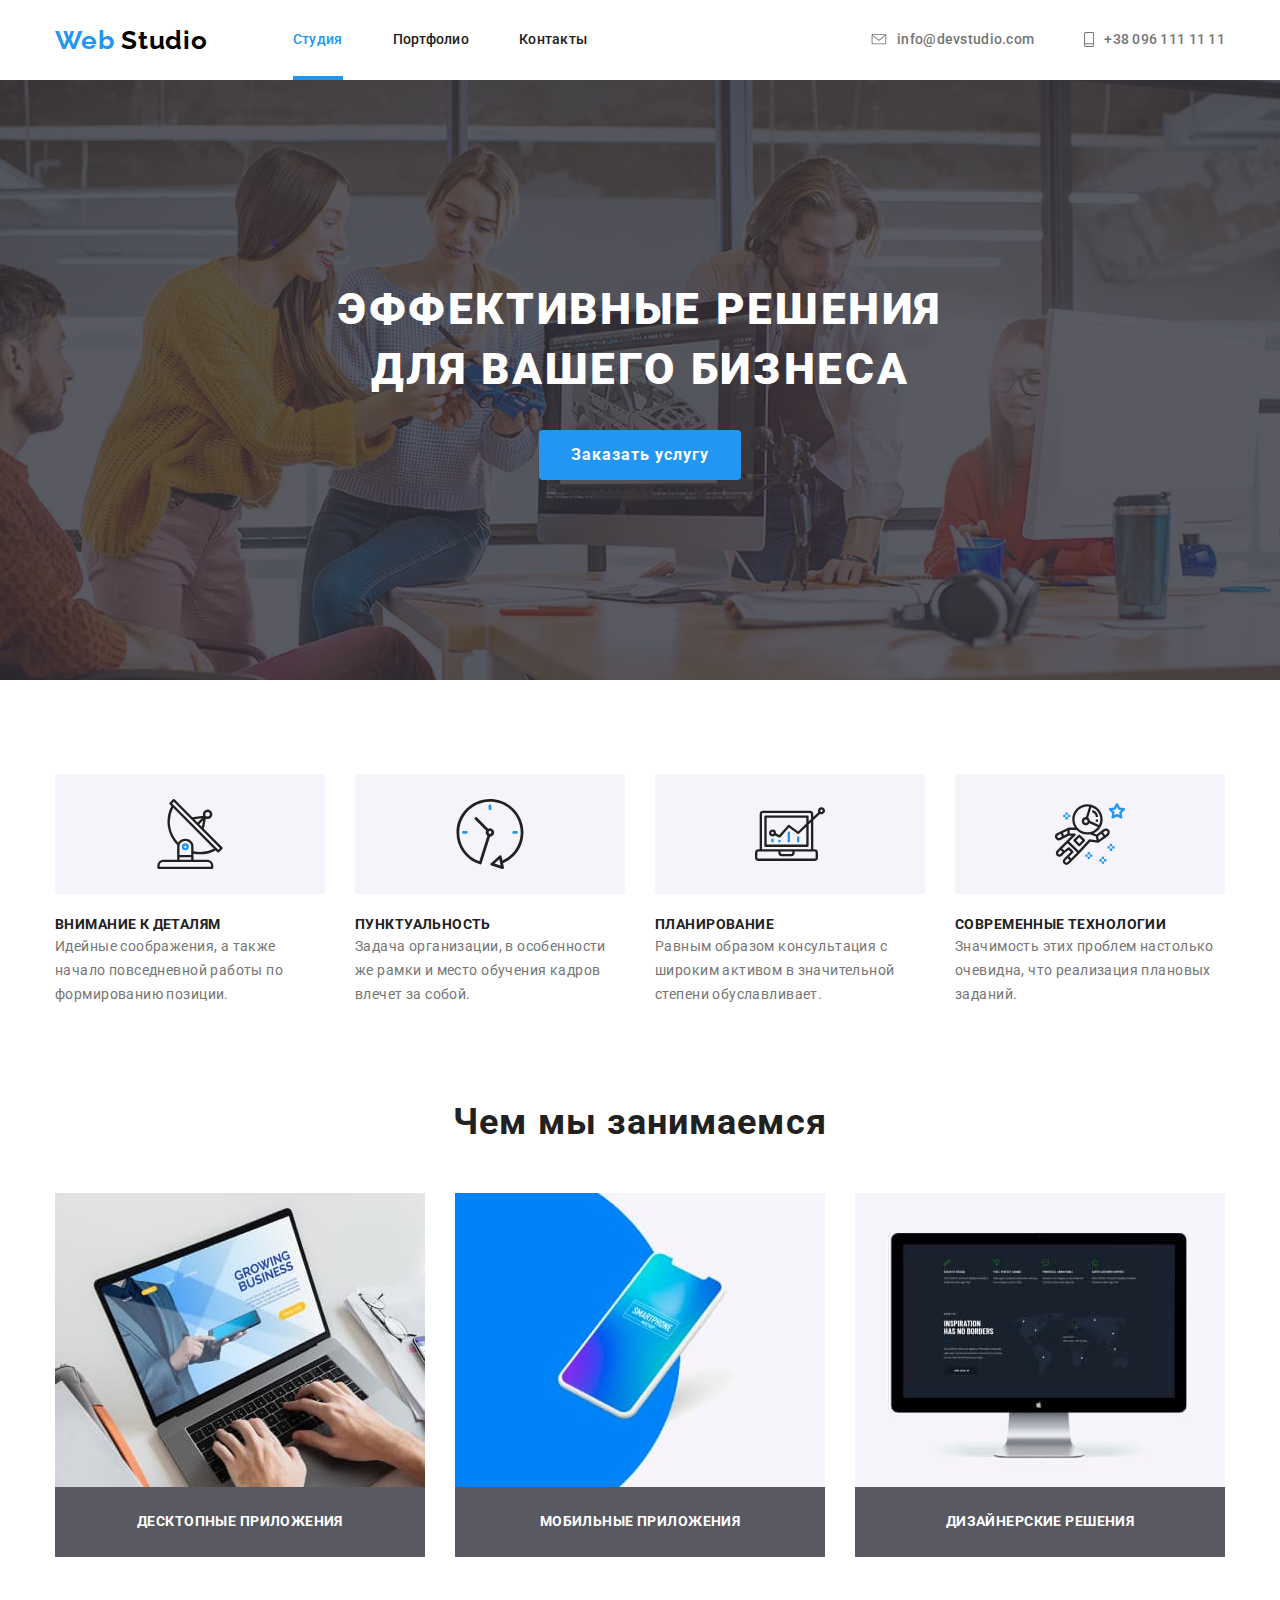
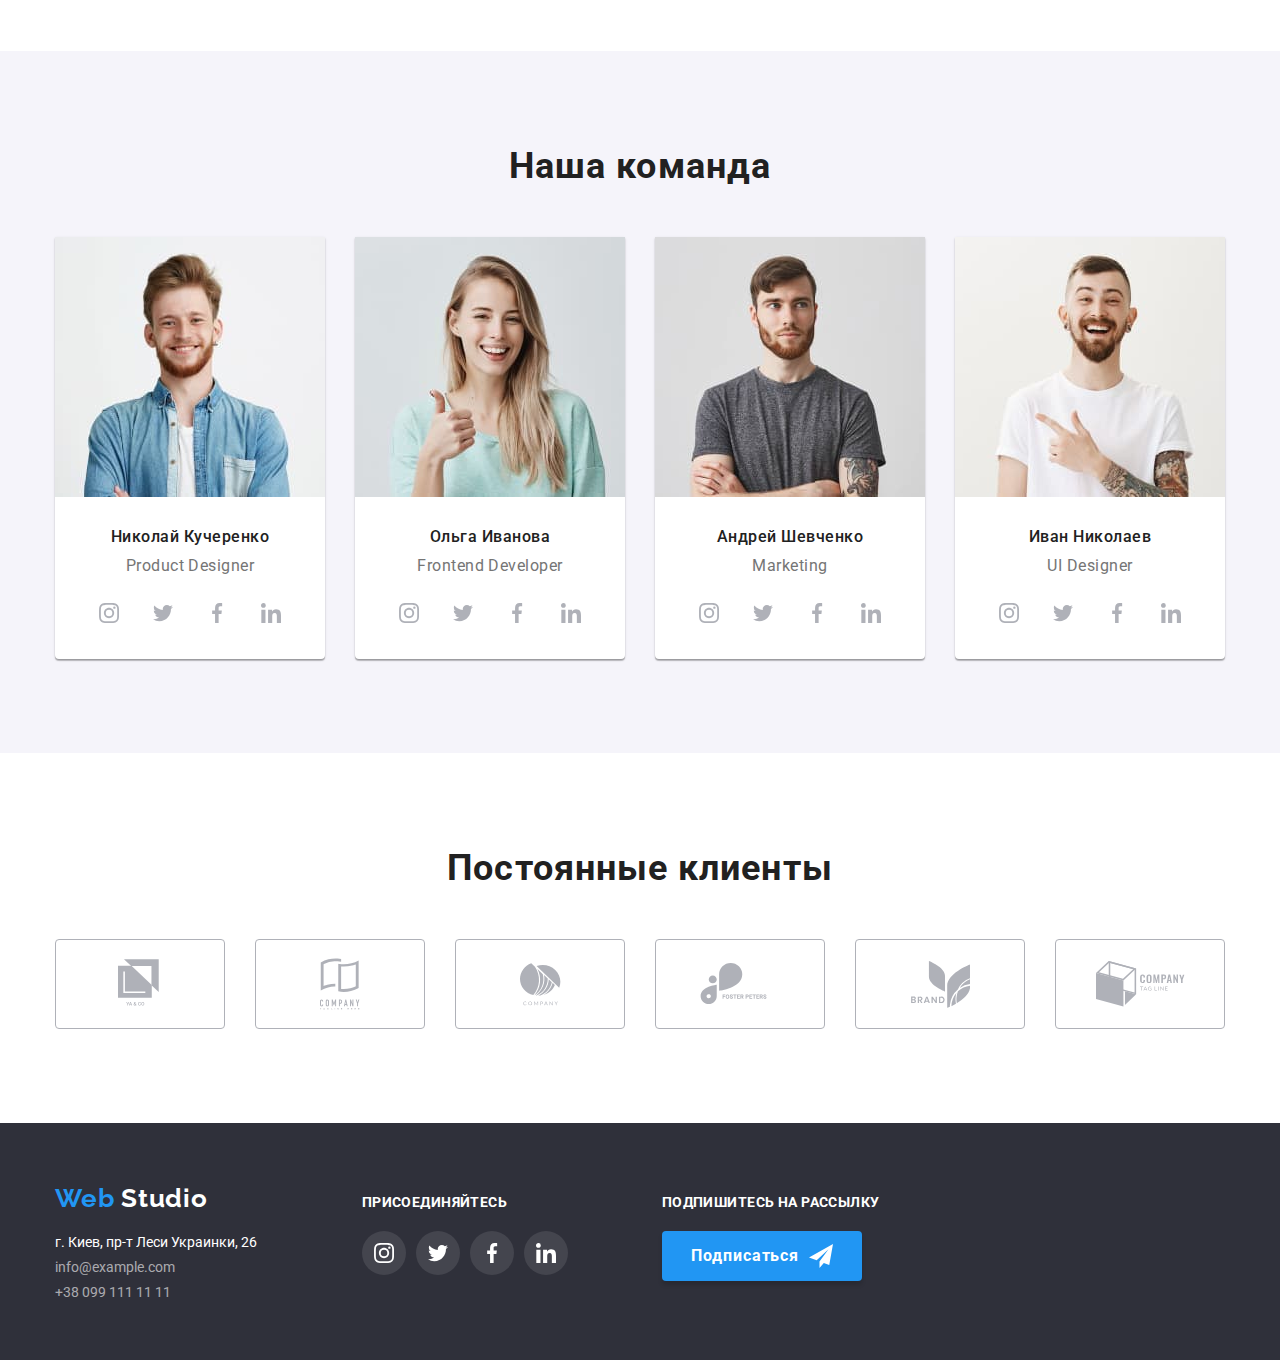
<file: index.html>
<!DOCTYPE html>
<html lang="ru">
  <head>
    <meta charset="UTF-8" />
    <meta name="viewport" content="width=device-width, initial-scale=1.0" />
    <title lang="en">Web Studio</title>
    <link
      href="https://fonts.googleapis.com/css2?family=Raleway:wght@700&family=Roboto:wght@400;500;700;900&display=swap"
      rel="stylesheet"
    />
    <link rel="stylesheet" href="./css/normalize.css" />
    <link rel="stylesheet" href="./css/styles.css" />
  </head>
  <body>
    <!-- ШАПКА САЙТА -->
    <header class="header">
      <div class="container">
        <nav class="navigation">
          <a class="logo-first-word link" href="./index.html" lang="en">
            <span class="logo-second-word">Web</span> Studio
          </a>
          <ul class="navigation-list list">
            <li class="navigation-list-li">
              <a class="navigation-list-item link headline" href="./index.html"
                >Студия</a
              >
            </li>
            <li class="navigation-list-li">
              <a class="navigation-list-item link" href="./portfolio.html"
                >Портфолио</a
              >
            </li>
            <li class="navigation-list-li">
              <a class="navigation-list-item link" href="">Контакты</a>
            </li>
          </ul>
        </nav>

        <address class="header-address">
          <ul class="header-address-list list">
            <li class="header-address-list-item">
              <a
                class="header-mail-link link"
                href="mailto:info@devstudio.com"
                lang="en"
              >
                <svg class="address-icons" width="16px" height="11px">
                  <use href="./images/sprite.svg#envelope"></use>
                </svg>
                info@devstudio.com
              </a>
            </li>
            <li class="header-address-list-item">
              <a class="header-tel-link link" href="tel:+380961111111">
                <svg class="address-icons" width="10px" height="15px">
                  <use href="./images/sprite.svg#tel"></use>
                </svg>
                +38 096 111 11 11
              </a>
            </li>
          </ul>
        </address>
      </div>
    </header>
    <main>
      <!-- СЕКЦИЯ ГЕРОЙ -->
      <section class="hero">
        <div class="container">
          <h1 class="hero-title">
            Эффективные решения <br />
            для вашего бизнеса
          </h1>
          <button class="order-button" type="button">Заказать услугу</button>
        </div>
      </section>
      <!-- О НАС -->
      <section class="about-us section">
        <div class="container">
          <h2 hidden>О нас</h2>
          <ul class="about-us-list list">
            <li class="about-us-list-item">
              <div class="about-us-background">
                <svg width="70" height="70">
                  <use href="./images/sprite.svg#antenna"></use>
                </svg>
              </div>
              <h3 class="about-us-titles">Внимание к деталям</h3>
              <p class="about-us-texts">
                Идейные соображения, а также начало повседневной работы по
                формированию позиции.
              </p>
            </li>
            <li class="about-us-list-item">
              <div class="about-us-background">
                <svg width="70" height="70">
                  <use href="./images/sprite.svg#clock"></use>
                </svg>
              </div>

              <h3 class="about-us-titles">Пунктуальность</h3>
              <p class="about-us-texts">
                Задача организации, в особенности же рамки и место обучения
                кадров влечет за собой.
              </p>
            </li>
            <li class="about-us-list-item">
              <div class="about-us-background">
                <svg width="70" height="70">
                  <use href="./images/sprite.svg#diagram"></use>
                </svg>
              </div>

              <h3 class="about-us-titles">Планирование</h3>
              <p class="about-us-texts">
                Равным образом консультация с широким активом в значительной
                степени обуславливает.
              </p>
            </li>
            <li class="about-us-list-item">
              <div class="about-us-background">
                <svg width="70" height="70">
                  <use href="./images/sprite.svg#astronaut"></use>
                </svg>
              </div>

              <h3 class="about-us-titles">Современные технологии</h3>
              <p class="about-us-texts">
                Значимость этих проблем настолько очевидна, что реализация
                плановых заданий.
              </p>
            </li>
          </ul>
        </div>
      </section>
      <!-- ЧЕМ МЫ ЗАНИМАЕМСЯ -->
      <section class="what-we-do">
        <div class="container">
          <h2 class="section-titles what-we-do-title">Чем мы занимаемся</h2>
          <ul class="our-doing-list list">
            <li class="our-doing-list-item">
              <img
                src="./images/we-doing/desktop.jpg"
                alt="Ноутбук на столе"
                width="370"
                height="294"
              />
              <p class="our-doing-texts">Десктопные приложения</p>
            </li>
            <li class="our-doing-list-item">
              <img
                src="./images/we-doing/mobile.jpg"
                alt="Мобильный телефон"
                width="370"
                height="294"
              />
              <p class="our-doing-texts">Мобильные приложения</p>
            </li>
            <li class="our-doing-list-item">
              <img
                src="./images/we-doing/designe.jpg"
                alt="Экран компъютера"
                width="370"
                height="294"
              />
              <p class="our-doing-texts">Дизайнерские решения</p>
            </li>
          </ul>
        </div>
      </section>
      <!-- О КОМАНДЕ -->
      <section class="command section">
        <div class="container">
          <h2 class="section-titles team-title">Наша команда</h2>
          <ul class="team-list list">
            <li class="team-list-item">
              <img
                src="./images/command/nikolay.jpg"
                alt="Фото Николая Кучеренко"
                width="270"
                height="260"
              />
              <h3 class="team-names-titles">Николай Кучеренко</h3>
              <p class="team-profession" lang="en">Product Designer</p>
              <ul class="social-links list">
                <li class="command-social-links-item">
                  <a
                    class="command-social-link"
                    href=""
                    aria-label="иконка инстаграма"
                  >
                    <svg class="command-social-icon">
                      <use href="./images/sprite.svg#instagram"></use>
                    </svg>
                  </a>
                </li>
                <li class="command-social-links-item">
                  <a
                    class="command-social-link"
                    href=""
                    aria-label="иконка твиттера"
                  >
                    <svg class="command-social-icon">
                      <use href="./images/sprite.svg#twitter"></use>
                    </svg>
                  </a>
                </li>
                <li class="command-social-links-item">
                  <a
                    class="command-social-link"
                    href=""
                    aria-label="иконка фейсбука"
                  >
                    <svg class="command-social-icon">
                      <use href="./images/sprite.svg#facebook"></use>
                    </svg>
                  </a>
                </li>
                <li class="command-social-links-item">
                  <a
                    class="command-social-link"
                    href=""
                    aria-label="иконка линкедина"
                  >
                    <svg class="command-social-icon">
                      <use href="./images/sprite.svg#linkedin"></use>
                    </svg>
                  </a>
                </li>
              </ul>
            </li>
            <li class="team-list-item">
              <img
                src="./images/command/olga.jpg"
                alt="Фото Ольги Ивановой"
                width="270"
                height="260"
              />
              <h3 class="team-names-titles">Ольга Иванова</h3>
              <p class="team-profession" lang="en">Frontend Developer</p>
              <ul class="social-links list">
                <li class="command-social-links-item">
                  <a href="" aria-label="иконка инстаграма">
                    <svg class="command-social-icon">
                      <use href="./images/sprite.svg#instagram"></use>
                    </svg>
                  </a>
                </li>
                <li class="command-social-links-item">
                  <a href="" aria-label="иконка твиттера">
                    <svg class="command-social-icon">
                      <use href="./images/sprite.svg#twitter"></use>
                    </svg>
                  </a>
                </li>
                <li class="command-social-links-item">
                  <a href="" aria-label="иконка фейсбука">
                    <svg class="command-social-icon">
                      <use href="./images/sprite.svg#facebook"></use>
                    </svg>
                  </a>
                </li>
                <li class="command-social-links-item">
                  <a href="" aria-label="иконка линкедина">
                    <svg class="command-social-icon">
                      <use href="./images/sprite.svg#linkedin"></use>
                    </svg>
                  </a>
                </li>
              </ul>
            </li>
            <li class="team-list-item">
              <img
                src="./images/command/andrey.jpg"
                alt="Фото Андрея Шевченко"
                width="270"
                height="260"
              />
              <h3 class="team-names-titles">Андрей Шевченко</h3>
              <p class="team-profession" lang="en">Marketing</p>
              <ul class="social-links list">
                <li class="command-social-links-item">
                  <a href="" aria-label="иконка инстаграма">
                    <svg class="command-social-icon">
                      <use href="./images/sprite.svg#instagram"></use>
                    </svg>
                  </a>
                </li>
                <li class="command-social-links-item">
                  <a href="" aria-label="иконка твиттера">
                    <svg class="command-social-icon">
                      <use href="./images/sprite.svg#twitter"></use>
                    </svg>
                  </a>
                </li>
                <li class="command-social-links-item">
                  <a href="" aria-label="иконка фейсбука">
                    <svg class="command-social-icon">
                      <use href="./images/sprite.svg#facebook"></use>
                    </svg>
                  </a>
                </li>
                <li class="command-social-links-item">
                  <a href="" aria-label="иконка линкедина">
                    <svg class="command-social-icon">
                      <use href="./images/sprite.svg#linkedin"></use>
                    </svg>
                  </a>
                </li>
              </ul>
            </li>
            <li class="team-list-item">
              <img
                src="./images/command/ivan.jpg"
                alt="Фото Ивана Николаева"
                width="270"
                height="260"
              />
              <h3 class="team-names-titles">Иван Николаев</h3>
              <p class="team-profession" lang="en">UI Designer</p>
              <ul class="social-links list">
                <li class="command-social-links-item">
                  <a href="" aria-label="иконка инстаграма">
                    <svg class="command-social-icon">
                      <use href="./images/sprite.svg#instagram"></use>
                    </svg>
                  </a>
                </li>
                <li class="command-social-links-item">
                  <a href="" aria-label="иконка твиттера">
                    <svg class="command-social-icon">
                      <use href="./images/sprite.svg#twitter"></use>
                    </svg>
                  </a>
                </li>
                <li class="command-social-links-item">
                  <a href="" aria-label="иконка фейсбука">
                    <svg class="command-social-icon">
                      <use href="./images/sprite.svg#facebook"></use>
                    </svg>
                  </a>
                </li>
                <li class="command-social-links-item">
                  <a href="" aria-label="иконка линкедина">
                    <svg class="command-social-icon">
                      <use href="./images/sprite.svg#linkedin"></use>
                    </svg>
                  </a>
                </li>
              </ul>
            </li>
          </ul>
        </div>
      </section>
      <!-- КЛИЕНТЫ -->
      <section class="clients section">
        <div class="container">
          <h2 class="section-titles clients-title">Постоянные клиенты</h2>
          <ul class="clients-list list">
            <li class="clients-list-items">
              <a class="clients-link" href="">
                <svg class="clients-icon" width="45" height="50">
                  <use href="./images/sprite.svg#logo1"></use>
                </svg>
              </a>
            </li>
            <li class="clients-list-items">
              <a class="clients-link" href="">
                <svg class="clients-icon" width="40" height="52">
                  <use href="./images/sprite.svg#logo2"></use>
                </svg>
              </a>
            </li>
            <li class="clients-list-items">
              <a class="clients-link" href="">
                <svg class="clients-icon" width="41" height="43">
                  <use href="./images/sprite.svg#logo3"></use>
                </svg>
              </a>
            </li>
            <li class="clients-list-items">
              <a class="clients-link" href="">
                <svg class="clients-icon" width="80" height="42">
                  <use href="./images/sprite.svg#logo4"></use>
                </svg>
              </a>
            </li>
            <li class="clients-list-items">
              <a class="clients-link" href="">
                <svg class="clients-icon" width="59" height="47">
                  <use href="./images/sprite.svg#logo5"></use>
                </svg>
              </a>
            </li>
            <li class="clients-list-items">
              <a class="clients-link" href="">
                <svg class="clients-icon" width="89" height="46">
                  <use href="./images/sprite.svg#logo6"></use>
                </svg>
              </a>
            </li>
          </ul>
        </div>
      </section>
    </main>
    <!-- ПОДВАЛ -->
    <footer class="footer">
      <div class="footer-content container">
        <div class="footer-logo-address">
          <a class="logo-first-word link" href="./index.html" lang="en">
            <span class="logo-second-word">Web</span> Studio
          </a>
          <address class="footer-address">
            <ul class="footer-address-list list">
              <li class="footer-address-list-item">
                <a
                  class="footer-map-link link"
                  href="https://goo.gl/maps/3jnBn2sc8KfoZLwA9"
                  target="_blank"
                >
                  г. Киев, пр-т Леси Украинки, 26
                </a>
              </li>
              <li class="footer-address-list-item">
                <a
                  class="footer-mail-link link"
                  href="mailto:info@example.com"
                  lang="en"
                  >info@example.com</a
                >
              </li>
              <li class="footer-address-list-item">
                <a class="footer-tel-link link" href="tel:+380991111111"
                  >+38 099 111 11 11</a
                >
              </li>
            </ul>
          </address>
        </div>
        <div class="footer-call">
          <p class="call">присоединяйтесь</p>
          <ul class="social-links list">
            <li class="social-links-item">
              <a
                class="social-links-background"
                href=""
                aria-label="иконка инстаграма"
              >
                <svg class="social-links-icon">
                  <use href="./images/sprite.svg#instagram"></use>
                </svg>
              </a>
            </li>
            <li class="social-links-item">
              <a
                class="social-links-background"
                href=""
                aria-label="иконка твиттера"
              >
                <svg class="social-links-icon">
                  <use href="./images/sprite.svg#twitter"></use>
                </svg>
              </a>
            </li>
            <li class="social-links-item">
              <a
                class="social-links-background"
                href=""
                aria-label="иконка фейсбука"
              >
                <svg class="social-links-icon">
                  <use href="./images/sprite.svg#facebook"></use>
                </svg>
              </a>
            </li>
            <li class="social-links-item">
              <a
                class="social-links-background"
                href=""
                aria-label="иконка линкедина"
              >
                <svg class="social-links-icon">
                  <use href="./images/sprite.svg#linkedin"></use>
                </svg>
              </a>
            </li>
          </ul>
        </div>
        <div class="form">
          <p class="call">подпишитесь на рассылку</p>
          <button class="subscribe-button" type="button">
            Подписаться
            <svg class="icon-send" width="24px" height="24px">
              <use href="./images/sprite.svg#airplane"></use>
            </svg>
          </button>
        </div>
      </div>
    </footer>
  </body>
</html>
</file>
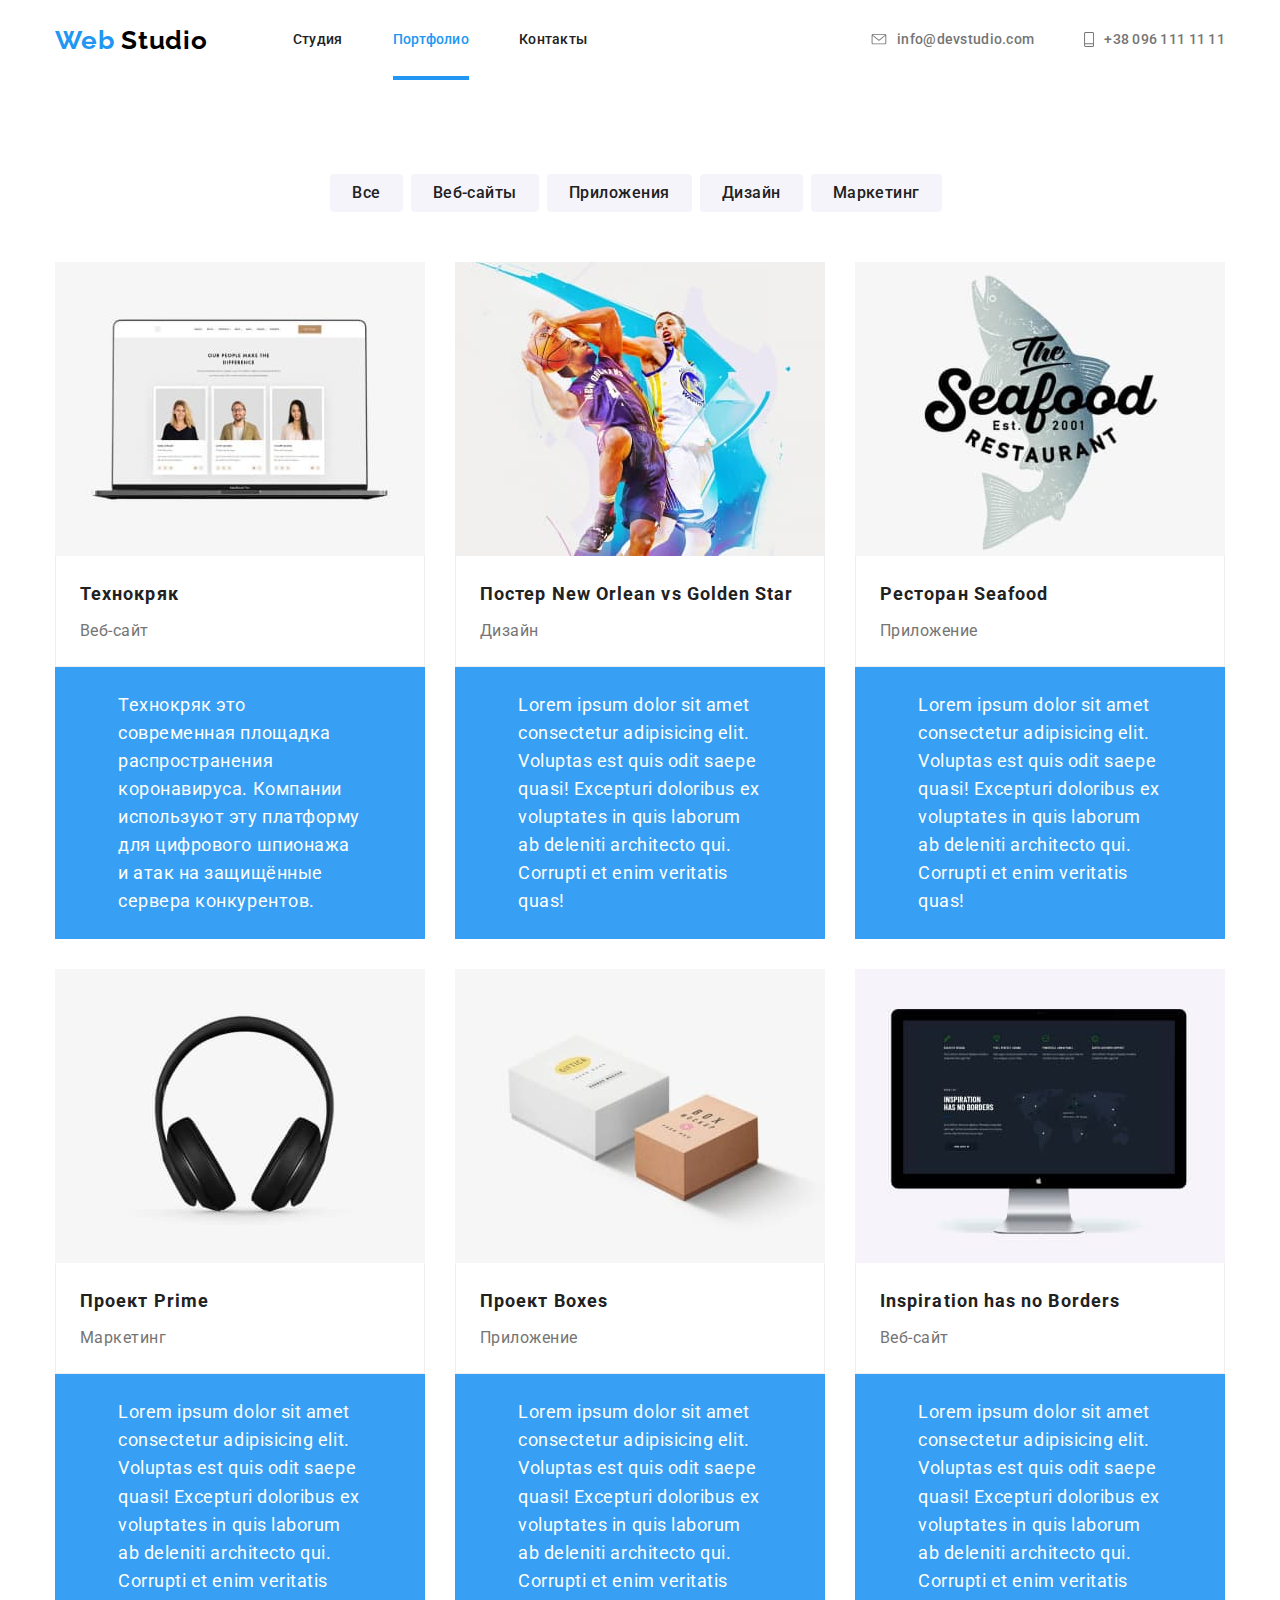
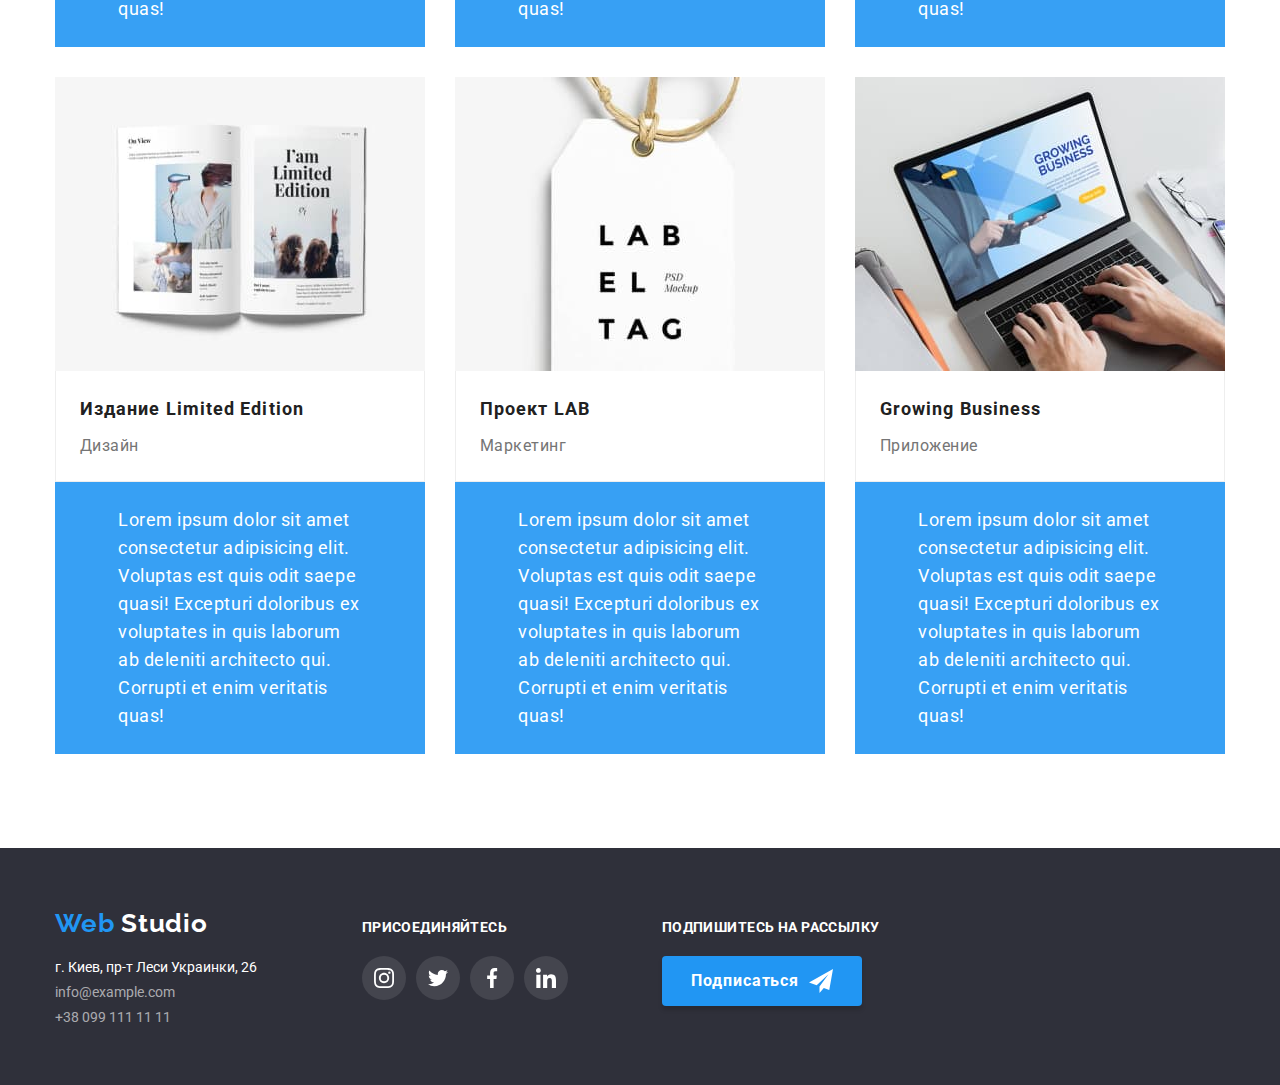
<file: portfolio.html>
<!DOCTYPE html>
<html lang="ru">
  <head>
    <meta charset="UTF-8" />
    <meta name="viewport" content="width=device-width, initial-scale=1.0" />
    <title lang="en">Portfolio</title>
    <link
      href="https://fonts.googleapis.com/css2?family=Raleway:wght@700&family=Roboto:wght@400;500;700;900&display=swap"
      rel="stylesheet"
    />
    <link rel="stylesheet" href="./css/styles.css" />
  </head>
  <body>
    <!-- ШАПКА САЙТА -->
    <header class="header">
      <div class="container">
        <nav class="navigation">
          <a class="logo-first-word link" href="./index.html" lang="en">
            <span class="logo-second-word">Web</span> Studio
          </a>
          <ul class="navigation-list list">
            <li class="navigation-list-li">
              <a class="navigation-list-item link" href="./index.html"
                >Студия</a
              >
            </li>
            <li class="navigation-list-li">
              <a
                class="navigation-list-item link headline"
                href="./portfolio.html"
                >Портфолио</a
              >
            </li>
            <li class="navigation-list-li">
              <a class="navigation-list-item link" href="">Контакты</a>
            </li>
          </ul>
        </nav>

        <address class="header-address">
          <ul class="header-address-list list">
            <li class="header-address-list-item">
              <a
                class="header-mail-link link"
                href="mailto:info@devstudio.com"
                lang="en"
              >
                <svg class="address-icons" width="16px" height="11px">
                  <use href="./images/sprite.svg#envelope"></use>
                </svg>
                info@devstudio.com
              </a>
            </li>
            <li class="header-address-list-item">
              <a class="header-tel-link link" href="tel:+380961111111">
                <svg class="address-icons" width="10px" height="15px">
                  <use href="./images/sprite.svg#tel"></use>
                </svg>
                +38 096 111 11 11
              </a>
            </li>
          </ul>
        </address>
      </div>
    </header>
    <main>
      <!-- ГАЛЕРЕЯ РАБОТ -->
      <div class="section container">
        <h1 hidden>Галерея работ</h1>
        <ul class="filter-list list">
          <li class="filter-list-items">
            <button class="filter-list-button" type="button">Все</button>
          </li>
          <li class="filter-list-items">
            <button class="filter-list-button" type="button">Веб-сайты</button>
          </li>
          <li class="filter-list-items">
            <button class="filter-list-button" type="button">Приложения</button>
          </li>
          <li class="filter-list-items">
            <button class="filter-list-button" type="button">Дизайн</button>
          </li>
          <li class="filter-list-items">
            <button class="filter-list-button" type="button">Маркетинг</button>
          </li>
        </ul>
        <ul class="gallery-list list">
          <li class="gallery-list-items">
            <a class="gallery-list-link link" href=""
              ><img
                class="gallery-img"
                src="./images/our-works-gallery/techno-crack.jpg"
                alt="Ноутбук с изображением"
                width="370"
                height="294"
              />
              <div class="gallery-list-subcontainer">
                <h2 class="gallery-list-titles">Технокряк</h2>
                <p class="gallery-list-description">Веб-сайт</p>
              </div>
              <p class="gallery-list-text">
                Технокряк это современная площадка распространения коронавируса.
                Компании используют эту платформу для цифрового шпионажа и атак
                на защищённые сервера конкурентов.
              </p>
            </a>
          </li>
          <li class="gallery-list-items">
            <a class="gallery-list-link link" href=""
              ><img
                class="gallery-img"
                src="./images/our-works-gallery/poster-new-orlean-vs-golden-star.jpg"
                alt="Два баскетболиста"
                width="370"
                height="294"
              />
              <div class="gallery-list-subcontainer">
                <h2 class="gallery-list-titles">
                  Постер <span lang="en">New Orlean vs Golden Star</span>
                </h2>
                <p class="gallery-list-description">Дизайн</p>
              </div>
              <p class="gallery-list-text">
                Lorem ipsum dolor sit amet consectetur adipisicing elit.
                Voluptas est quis odit saepe quasi! Excepturi doloribus ex
                voluptates in quis laborum ab deleniti architecto qui. Corrupti
                et enim veritatis quas!
              </p>
            </a>
          </li>
          <li class="gallery-list-items">
            <a class="gallery-list-link link" href=""
              ><img
                class="gallery-img"
                src="./images/our-works-gallery/restaurant-seafood.jpg"
                alt="Изображение с логотипом ресторана"
                width="370"
                height="294"
              />
              <div class="gallery-list-subcontainer">
                <h2 class="gallery-list-titles">
                  Ресторан <span lang="en">Seafood</span>
                </h2>
                <p class="gallery-list-description">Приложение</p>
              </div>
              <p class="gallery-list-text">
                Lorem ipsum dolor sit amet consectetur adipisicing elit.
                Voluptas est quis odit saepe quasi! Excepturi doloribus ex
                voluptates in quis laborum ab deleniti architecto qui. Corrupti
                et enim veritatis quas!
              </p>
            </a>
          </li>
          <li class="gallery-list-items">
            <a class="gallery-list-link link" href=""
              ><img
                class="gallery-img"
                src="./images/our-works-gallery/project-prime.jpg"
                alt="Черные наушники"
                width="370"
                height="294"
              />
              <div class="gallery-list-subcontainer">
                <h2 class="gallery-list-titles">
                  Проект <span lang="en">Prime</span>
                </h2>
                <p class="gallery-list-description">Маркетинг</p>
              </div>
              <p class="gallery-list-text">
                Lorem ipsum dolor sit amet consectetur adipisicing elit.
                Voluptas est quis odit saepe quasi! Excepturi doloribus ex
                voluptates in quis laborum ab deleniti architecto qui. Corrupti
                et enim veritatis quas!
              </p>
            </a>
          </li>
          <li class="gallery-list-items">
            <a class="gallery-list-link link" href=""
              ><img
                class="gallery-img"
                src="./images/our-works-gallery/project-boxes.jpg"
                alt="Две коробки"
                width="370"
                height="294"
              />
              <div class="gallery-list-subcontainer">
                <h2 class="gallery-list-titles">
                  Проект <span lang="en">Boxes</span>
                </h2>
                <p class="gallery-list-description">Приложение</p>
              </div>
              <p class="gallery-list-text">
                Lorem ipsum dolor sit amet consectetur adipisicing elit.
                Voluptas est quis odit saepe quasi! Excepturi doloribus ex
                voluptates in quis laborum ab deleniti architecto qui. Corrupti
                et enim veritatis quas!
              </p>
            </a>
          </li>
          <li class="gallery-list-items">
            <a class="gallery-list-link link" href=""
              ><img
                class="gallery-img"
                src="./images/our-works-gallery/inspiration-has-no-borders.jpg"
                alt="Монитор с изображением"
                width="370"
                height="294"
              />
              <div class="gallery-list-subcontainer">
                <h2 class="gallery-list-titles" lang="en">
                  Inspiration has no Borders
                </h2>
                <p class="gallery-list-description">Веб-сайт</p>
              </div>
              <p class="gallery-list-text">
                Lorem ipsum dolor sit amet consectetur adipisicing elit.
                Voluptas est quis odit saepe quasi! Excepturi doloribus ex
                voluptates in quis laborum ab deleniti architecto qui. Corrupti
                et enim veritatis quas!
              </p>
            </a>
          </li>
          <li class="gallery-list-items">
            <a class="gallery-list-link link" href=""
              ><img
                class="gallery-img"
                src="./images/our-works-gallery/the-edition-limited-edition.jpg"
                alt="Открытый глянцевый журнал"
                width="370"
                height="294"
              />
              <div class="gallery-list-subcontainer">
                <h2 class="gallery-list-titles">
                  Издание <span lang="en">Limited Edition</span>
                </h2>
                <p class="gallery-list-description">Дизайн</p>
              </div>
              <p class="gallery-list-text">
                Lorem ipsum dolor sit amet consectetur adipisicing elit.
                Voluptas est quis odit saepe quasi! Excepturi doloribus ex
                voluptates in quis laborum ab deleniti architecto qui. Corrupti
                et enim veritatis quas!
              </p>
            </a>
          </li>
          <li class="gallery-list-items">
            <a class="gallery-list-link link" href=""
              ><img
                class="gallery-img"
                src="./images/our-works-gallery/project-lab.jpg"
                alt="Изображение с логотипом проекта"
                width="370"
                height="294"
              />
              <div class="gallery-list-subcontainer">
                <h2 class="gallery-list-titles">
                  Проект <span lang="en">LAB</span>
                </h2>
                <p class="gallery-list-description">Маркетинг</p>
              </div>
              <p class="gallery-list-text">
                Lorem ipsum dolor sit amet consectetur adipisicing elit.
                Voluptas est quis odit saepe quasi! Excepturi doloribus ex
                voluptates in quis laborum ab deleniti architecto qui. Corrupti
                et enim veritatis quas!
              </p>
            </a>
          </li>
          <li class="gallery-list-items">
            <a class="gallery-list-link link" href=""
              ><img
                class="gallery-img"
                src="./images/our-works-gallery/growing-business.jpg"
                alt="Ноутбук на столе"
                width="370"
                height="294"
              />
              <div class="gallery-list-subcontainer">
                <h2 class="gallery-list-titles" lang="en">Growing Business</h2>
                <p class="gallery-list-description">Приложение</p>
              </div>
              <p class="gallery-list-text">
                Lorem ipsum dolor sit amet consectetur adipisicing elit.
                Voluptas est quis odit saepe quasi! Excepturi doloribus ex
                voluptates in quis laborum ab deleniti architecto qui. Corrupti
                et enim veritatis quas!
              </p>
            </a>
          </li>
        </ul>
      </div>
    </main>
    <!-- ПОДВАЛ -->
    <footer class="footer">
      <div class="footer-content container">
        <div class="footer-logo-address">
          <a class="logo-first-word link" href="./index.html" lang="en">
            <span class="logo-second-word">Web</span> Studio
          </a>
          <address class="footer-address">
            <ul class="footer-address-list list">
              <li class="footer-address-list-item">
                <a
                  class="footer-map-link link"
                  href="https://goo.gl/maps/3jnBn2sc8KfoZLwA9"
                  target="_blank"
                >
                  г. Киев, пр-т Леси Украинки, 26
                </a>
              </li>
              <li class="footer-address-list-item">
                <a
                  class="footer-mail-link link"
                  href="mailto:info@example.com"
                  lang="en"
                  >info@example.com</a
                >
              </li>
              <li class="footer-address-list-item">
                <a class="footer-tel-link link" href="tel:+380991111111"
                  >+38 099 111 11 11</a
                >
              </li>
            </ul>
          </address>
        </div>
        <div class="footer-call">
          <p class="call">присоединяйтесь</p>
          <ul class="social-links list">
            <li class="social-links-item">
              <a
                class="social-links-background"
                href=""
                aria-label="иконка инстаграма"
              >
                <svg class="social-links-icon">
                  <use href="./images/sprite.svg#instagram"></use>
                </svg>
              </a>
            </li>
            <li class="social-links-item">
              <a
                class="social-links-background"
                href=""
                aria-label="иконка твиттера"
              >
                <svg class="social-links-icon">
                  <use href="./images/sprite.svg#twitter"></use>
                </svg>
              </a>
            </li>
            <li class="social-links-item">
              <a
                class="social-links-background"
                href=""
                aria-label="иконка фейсбука"
              >
                <svg class="social-links-icon">
                  <use href="./images/sprite.svg#facebook"></use>
                </svg>
              </a>
            </li>
            <li class="social-links-item">
              <a
                class="social-links-background"
                href=""
                aria-label="иконка линкедина"
              >
                <svg class="social-links-icon">
                  <use href="./images/sprite.svg#linkedin"></use>
                </svg>
              </a>
            </li>
          </ul>
        </div>
        <div class="form">
          <p class="call">подпишитесь на рассылку</p>
          <button class="subscribe-button" type="button">
            Подписаться
            <svg class="icon-send" width="24px" height="24px">
              <use href="./images/sprite.svg#airplane"></use>
            </svg>
          </button>
        </div>
      </div>
    </footer>
  </body>
</html>
</file>
<file: css/styles.css>
:root {
  --main-font: "Roboto", sans-serif;
  --secondary-font: "Raleway", sans-serif;
  --title-dark-color: #212121;
  --title-light-color: #ffffff;
  --text-dark-color: #757575;
  --text-light-color: rgba(255, 255, 255, 0.6);
  --accent-color: #2196f3;
  --logo-color: #000000;
}

html {
  box-sizing: border-box;
}

*,
*::before,
*::after {
  box-sizing: inherit;
  margin: 0;
  padding: 0;
}

body {
  background-color: #ffffff;
  font-family: var(--main-font);
  font-size: 14px;
  color: var(--text-dark-color);
}

h1 {
  margin: 0;
}

/* img {
  display: block;
} */

img {
  display: block;
  max-width: 100%;
  height: auto;
}

.header-address,
.footer-address {
  font-style: normal;
}

.link {
  text-decoration: none;
  display: block;
}

.list {
  list-style: none;
}

.section {
  padding-top: 94px;
  padding-bottom: 94px;
}
/* ШАПКА САЙТА */

.container {
  width: 1200px;
  padding-left: 15px;
  padding-right: 15px;
  margin-left: auto;
  margin-right: auto;
}

.navigation {
  display: flex;
  align-items: center;
  justify-content: baseline;
}

.navigation-list {
  display: flex;
}

.navigation-list-li:not(:last-child) {
  margin-right: 50px;
}

.logo-first-word {
  margin-right: 85px;
}

.header .container {
  display: flex;
  align-items: center;
  justify-content: space-between;
}

.header-address-list {
  display: flex;
}
.header .header-mail-link {
  display: flex;
  align-items: center;
  margin-right: 50px;
}

.header .header-tel-link {
  display: flex;
  align-items: center;
}

.logo-first-word,
.logo-second-word {
  font-family: var(--secondary-font);
  font-weight: 700;
  font-size: 26px;
  line-height: 1.19;
  letter-spacing: 0.03em;
}

.navigation-list-item,
.header-mail-link,
.header-tel-link {
  font-weight: 500;
  line-height: 1.14;
  letter-spacing: 0.02em;
  padding-top: 32px;
}
.header-mail-link,
.header-tel-link {
  padding-bottom: 32px;
}

.address-icons {
  fill: currentColor;
  margin-right: 10px;
}

.address-container {
  display: flex;
  align-content: center;
}

.navigation-list-item::after {
  margin-left: auto;
  margin-right: auto;
  margin-top: 28px;

  display: block;
  content: " ";
  height: 0;
  background-color: var(--accent-color);
}

.navigation-list-item {
  color: var(--title-dark-color);
}
.headline::after {
  margin-left: auto;
  margin-right: auto;
  margin-top: 28px;

  display: block;
  content: " ";
  height: 4px;
  background-color: var(--accent-color);
}
.headline {
  color: var(--accent-color);
}

.navigation-list-item:hover::after,
.navigation-list-item:focus::after {
  height: 4px;
}

.logo-second-word {
  color: var(--accent-color);
}

.logo-first-word {
  color: var(--logo-color);
}

.header-mail-link,
.header-tel-link {
  color: var(--text-dark-color);
}

.navigation-list-item:hover,
.navigation-list-item:focus,
.header-mail-link:hover,
.header-mail-link:focus,
.header-tel-link:hover,
.header-tel-link:focus {
  color: var(--accent-color);
}

/* СЕКЦИЯ ГЕРОЙ */

.hero-title {
  margin-bottom: 30px;

  font-weight: 900;
  font-size: 44px;
  line-height: 1.36;
  text-align: center;
  letter-spacing: 0.06em;
  text-transform: uppercase;
  color: var(--title-light-color);
}

.hero {
  padding-top: 200px;
  padding-bottom: 200px;

  background-color: rgba(47, 48, 58, 0.8);

  height: 600px;
  max-width: 1600px;
  margin-left: auto;
  margin-right: auto;
  background-image: linear-gradient(
      to right,
      rgba(47, 48, 58, 0.8),
      rgba(47, 48, 58, 0.8)
    ),
    url(../images/hero/header-img.jpg);
  background-repeat: no-repeat;
  /* background-size: cover; */
  background-position: center;
}

.order-button {
  display: block;
  margin-left: auto;
  margin-right: auto;
  padding: 10px 32px;
}

.order-button {
  font-family: var(--main-font);
  font-weight: bold;
  font-size: 16px;
  line-height: 1.88;
  /* display: flex; */
  align-items: center;
  text-align: center;
  letter-spacing: 0.06em;
  color: var(--title-light-color);
  background-color: var(--accent-color);
  border-radius: 4px;
  border: none;
}

/* СЕКЦИЯ О НАС */

.about-us-list {
  display: flex;
}

.about-us-list-item:not(:last-child) {
  margin-right: 30px;
}

.about-us-background {
  background: #f5f4fa;
  padding: 25px 100px;
  border-radius: 4px;
  height: 120px;
  width: 270px;
}

/* .about-us-list-item::before {
  display: block;
  content: " ";
  width: 270px;
  height: 120px;
  border-radius: 4px;
  background-size: 70px;
  background-repeat: no-repeat;
  background-position: center;
  background-color: #f5f4fa;
} */
/* .icon-antenna::before {
  background-image: url(../images/about-us/antenna.svg);
}

.icon-clock::before {
  background-image: url(../images/about-us/clock.svg);
}

.icon-diagram::before {
  background-image: url(../images/about-us/diagram.svg);
}

.icon-astronaut::before {
  background-image: url(../images/about-us/astronaut.svg);
} */

.about-us-titles {
  margin-top: 30px;
  margin-bottom: 10px;
}

.about-us-titles {
  font-weight: 700;
  font-size: 14px;
  line-height: 1.14px;
  letter-spacing: 0.03em;
  text-transform: uppercase;
  color: var(--title-dark-color);
}

.about-us-texts {
  font-weight: 400;
  line-height: 1.71;
  letter-spacing: 0.03em;
}

.team-names-titles {
  color: var(--title-dark-color);
}

/* СЕКЦИИ ОБЩЕЕ */
.section-titles {
  font-weight: 700;
  font-size: 36px;
  line-height: 1.17;
  text-align: center;
  letter-spacing: 0.03em;
  color: var(--title-dark-color);
}

/* СЕКЦИЯ ЧЕМ МЫ ЗАНИМАЕМСЯ */

.what-we-do {
  padding-bottom: 94px;
}
.what-we-do-title {
  margin-bottom: 50px;
}

.our-doing-list {
  display: flex;
}

.our-doing-list-item:not(:last-child) {
  margin-right: 30px;
}

.our-doing-texts {
  font-weight: 700;
  line-height: 1.14;
  text-align: center;
  letter-spacing: 0.03em;
  text-transform: uppercase;
  color: var(--title-light-color);
  background: rgba(47, 48, 58, 0.8);
  padding-top: 27px;
  padding-bottom: 27px;
}

/* СЕКЦИЯ О КОМАНДЕ */

.command {
  background: #f5f4fa;
}

.team-title {
  margin-bottom: 50px;
}

.team-list {
  display: flex;
}

.team-list-item {
  background: #ffffff;
  /* material shadow v1 */

  box-shadow: 0px 2px 1px rgba(0, 0, 0, 0.2), 0px 1px 1px rgba(0, 0, 0, 0.14),
    0px 1px 3px rgba(0, 0, 0, 0.12);
  border-radius: 0px 0px 4px 4px;
}

.team-list-item:not(:last-child) {
  margin-right: 30px;
}

.team-names-titles {
  margin-top: 30px;
  margin-bottom: 10px;
}

.social-links {
  display: flex;
}

.command-social-links-item {
  margin-top: 16px;
  margin-bottom: 24px;
  width: 44px;
  height: 44px;

  border-radius: 50%;
  padding: 12px;
}

.command-social-links-item:not(:last-child) {
  margin-right: 10px;
}
.command-social-icon {
  fill: #afb1b8;
  width: 20px;
  height: 20px;
}

.command-social-links-item:hover,
.command-social-links-item:focus {
  background: var(--accent-color);
}
.command-social-links-item:hover .command-social-icon {
  fill: #fff;
}

.team-list .social-links {
  justify-content: center;
}

.social-links-item:not(:last-child) {
  margin-right: 10px;
}

.team-names-titles {
  font-weight: 500;
  font-size: 16px;
  line-height: 1.19;
  text-align: center;
  letter-spacing: 0.03em;
}
.team-profession {
  font-weight: 400;
  font-size: 16px;
  line-height: 1.19;
  text-align: center;
  letter-spacing: 0.03em;
}

/* НАШИ КЛИЕНТЫ */

.clients-title {
  margin-bottom: 50px;
}

.clients-list {
  display: flex;
}

.clients-link {
  display: flex;
  width: 170px;
  height: 90px;
  border: 1px solid #afb1b8;
  border-radius: 4px;
  justify-content: center;
  align-items: center;
  color: #afb1b8;
}

.clients-link:hover,
.clients-link:focus {
  border-color: var(--accent-color);
  color: var(--accent-color);
}

.clients-list-items:not(:last-child) {
  margin-right: 30px;
}

.clients-icon {
  fill: currentColor;
}

.clients-icon:hover,
.clients-icon:focus {
  fill: currentColor;
}

/* ПОДВАЛ */

.footer .container {
  display: flex;
}

.footer {
  background: #2f303a;
}

.footer-logo-address {
  margin-right: 69px;
  padding-top: 60px;
  padding-bottom: 60px;
}

.footer .logo-first-word {
  margin-bottom: 20px;
}

.footer-address-list-item:not(:last-child) {
  margin-bottom: 9px;
}

.footer .logo-first-word {
  color: var(--title-light-color);
}

.footer-call {
  padding-top: 72px;
  margin-right: 94px;
}

.form {
  padding-top: 72px;
}

.call {
  margin-bottom: 20px;
}

.call {
  font-weight: 700;
  line-height: 1.14;
  letter-spacing: 0.03em;
  text-transform: uppercase;
  color: var(--title-light-color);
}

.social-links-background {
  display: inline-block;
  width: 44px;
  height: 44px;
  border-radius: 50%;
  background-size: 20px;
  padding: 12px;
  /* background-repeat: no-repeat;
  background-position: center; */
  background-color: rgba(255, 255, 255, 0.1);
}

.social-links-background:hover,
.social-links-background:focus {
  background-color: var(--accent-color);
}

.social-links-icon {
  fill: #fff;
  width: 20px;
  height: 20px;
}

.footer-map-link {
  color: var(--title-light-color);
}

.footer-mail-link,
.footer-tel-link {
  color: var(--text-light-color);
}

.subscribe-button {
  font-family: var(--main-font);
  font-weight: 700;
  font-size: 16px;
  line-height: 1.88;
  padding: 10px 28px 10px 29px;
  background-color: var(--accent-color);
  width: 200px;
  height: 50px;
  display: flex;
  align-items: center;

  letter-spacing: 0.06em;
  color: var(--title-light-color);
  color: #ffffff;
  border-radius: 4px;
  border: none;
  box-shadow: 0px 4px 4px rgba(0, 0, 0, 0.15);
}

.icon-send {
  margin-left: 10px;
}

/* СТРАНИЦА ПОРТФОЛИО */

.filter-list {
  display: flex;
  justify-content: center;
  margin-bottom: 50px;
}

.filter-list-button {
  padding: 6px 22px;
  margin-right: 8px;

  border: none;
}

/* .gallery-img {
  width: 100%;
} */

.gallery-list {
  display: flex;
  flex-wrap: wrap;
}

.gallery-list-items {
  width: calc((100% - 60px) / 3);
  margin-right: 30px;
  margin-bottom: 30px;
}

.gallery-list-items:nth-child(3n) {
  margin-right: 0;
}

.gallery-list-items:nth-last-child(-n + 3) {
  margin-bottom: 0;
}

.gallery-list-items:hover {
  box-shadow: 1px 4px 6px rgba(0, 0, 0, 0.16), 0px 4px 4px rgba(0, 0, 0, 0.06),
    0px 1px 1px rgba(0, 0, 0, 0.12);
}

.gallery-list-subcontainer {
  padding: 20px 24px;
  border-left: 1px solid #eeeeee;
  border-right: 1px solid #eeeeee;
  border-bottom: 1px solid #eeeeee;
}

.gallery-list-titles {
  margin-bottom: 4px;
}

.filter-list-button {
  font-family: var(--main-font);
  font-weight: 500;
  font-size: 16px;
  line-height: 1.62;
  text-align: center;
  letter-spacing: 0.03em;
  background: #f5f4fa;
  border-radius: 4px;
  color: var(--title-dark-color);
}

.filter-list-button:hover,
.filter-list-button:focus {
  color: var(--title-light-color);
  background-color: var(--accent-color);
  box-shadow: 0px 2px 2px rgba(0, 0, 0, 0.12), 0px 1px 2px rgba(0, 0, 0, 0.08),
    0px 3px 1px rgba(0, 0, 0, 0.1);
}

.gallery-list-titles {
  font-weight: 700;
  font-size: 18px;
  line-height: 2;
  letter-spacing: 0.06em;
  color: var(--title-dark-color);
}

.gallery-list-description {
  font-weight: 400;
  font-size: 16px;
  line-height: 1.87;
  letter-spacing: 0.03em;
  color: var(--text-dark-color);
}

.gallery-list-text {
  padding: 24px 63px;

  font-weight: 400;
  font-size: 18px;
  line-height: 1.56;
  letter-spacing: 0.03em;
  color: var(--title-light-color);
  background: rgba(33, 150, 243, 0.9);
}
</file>
